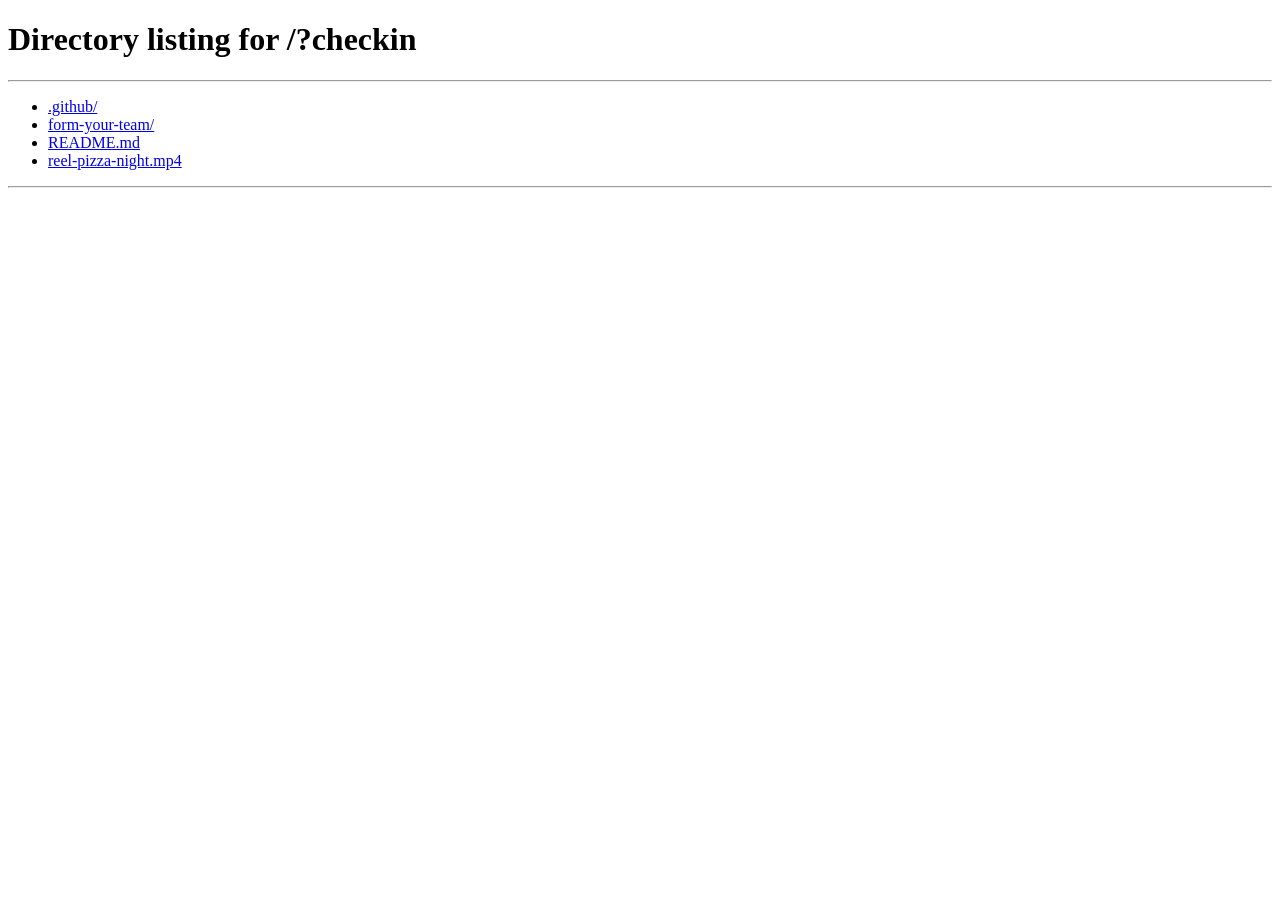
<file: form-your-team/checkin/index.html>
<!doctype html>
<html lang="en"><head>
<meta charset="utf-8">
<meta name="viewport" content="width=device-width, initial-scale=1">
<title>Check-in question · Form Your Team</title>
<meta name="description" content="A random check-in question to start your next team meeting. Made by Michael Heider, Form Your Team.">
<link rel="canonical" href="https://formyourteam.dk/?checkin">
<meta property="og:type" content="website">
<meta property="og:site_name" content="Form Your Team">
<meta property="og:title" content="Check-in question · Form Your Team">
<meta property="og:description" content="A random check-in question to start your next team meeting.">
<meta property="og:url" content="https://formyourteam.dk/checkin/">
<meta property="og:image" content="https://formyourteam.dk/checkin/og.jpg">
<meta property="og:image:width" content="1200">
<meta property="og:image:height" content="630">
<meta property="og:image:alt" content="A check-in question: In one word, how do you arrive today?">
<meta name="twitter:card" content="summary_large_image">
<meta http-equiv="refresh" content="0; url=/?checkin">
<script>location.replace("/?checkin" + location.hash);</script>
<style>body{font-family:system-ui,sans-serif;background:#FBF8F2;color:#191B2E;display:grid;place-items:center;min-height:90vh}</style>
</head><body><p><a href="/?checkin">Check-in question · Form Your Team</a></p></body></html>
</file>
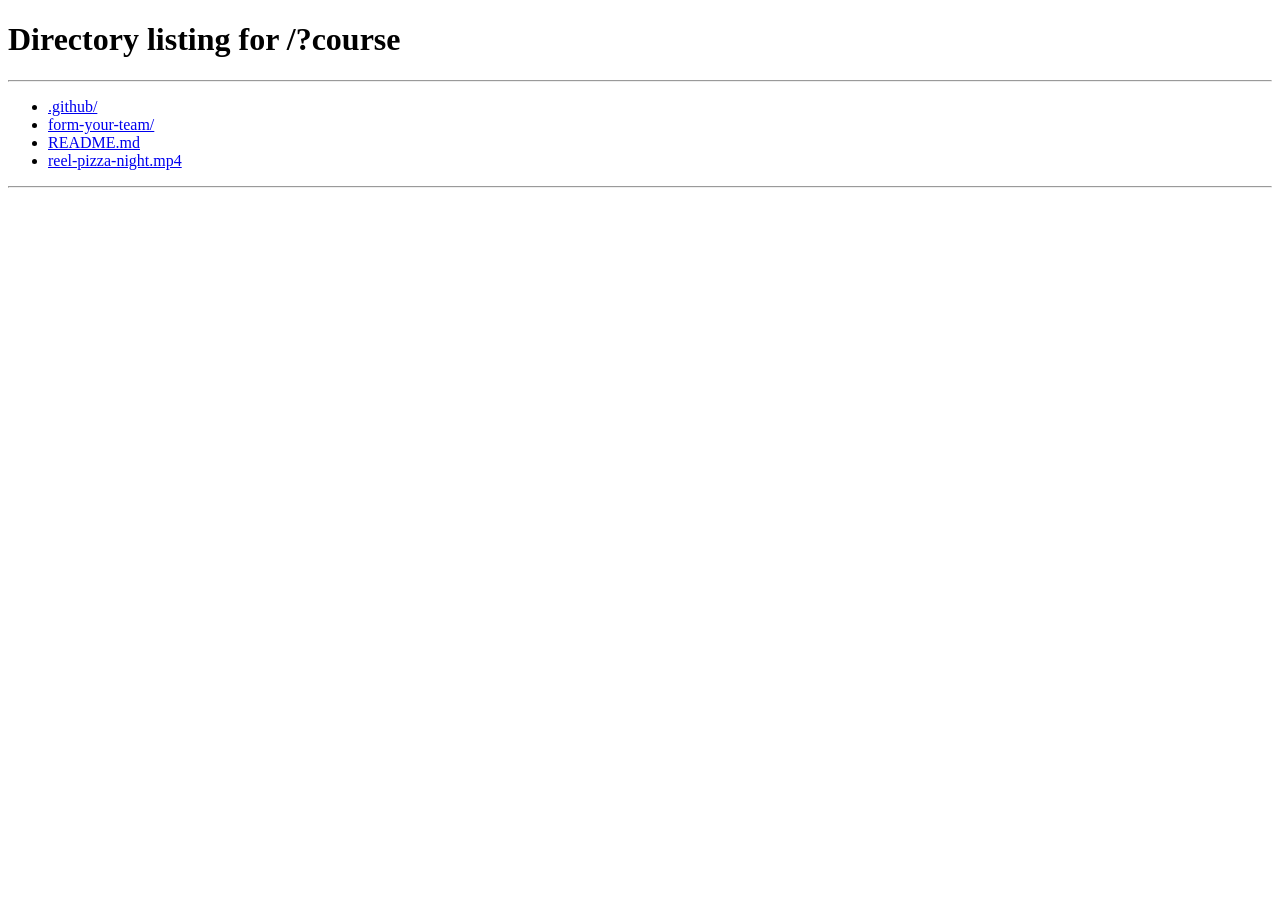
<file: form-your-team/course/index.html>
<!doctype html>
<html lang="en"><head>
<meta charset="utf-8">
<meta name="viewport" content="width=device-width, initial-scale=1">
<title>Facilitation course · Form Your Team</title>
<meta name="description" content="Run the six team conversations with your own team: 29 short video lessons, a session plan for each conversation and a facilitator guidebook. For team leads, managers and informal leaders.">
<link rel="canonical" href="https://formyourteam.dk/?course">
<meta property="og:type" content="website">
<meta property="og:site_name" content="Form Your Team">
<meta property="og:title" content="Facilitation course · Form Your Team">
<meta property="og:description" content="Run the six team conversations with your own team: 29 short video lessons, a session plan for each conversation and a facilitator guidebook. For team leads, managers and informal leaders.">
<meta property="og:url" content="https://formyourteam.dk/course/">
<meta property="og:image" content="https://formyourteam.dk/course/og.jpg">
<meta property="og:image:width" content="1200">
<meta property="og:image:height" content="630">
<meta property="og:image:alt" content="Form Your Team facilitation course">
<meta name="twitter:card" content="summary_large_image">
<meta http-equiv="refresh" content="0; url=/?course">
<script>location.replace("/?course" + location.hash);</script>
<style>body{font-family:system-ui,sans-serif;background:#FBF8F2;color:#191B2E;display:grid;place-items:center;min-height:90vh}</style>
</head><body><p><a href="/?course">Facilitation course · Form Your Team</a></p></body></html>
</file>
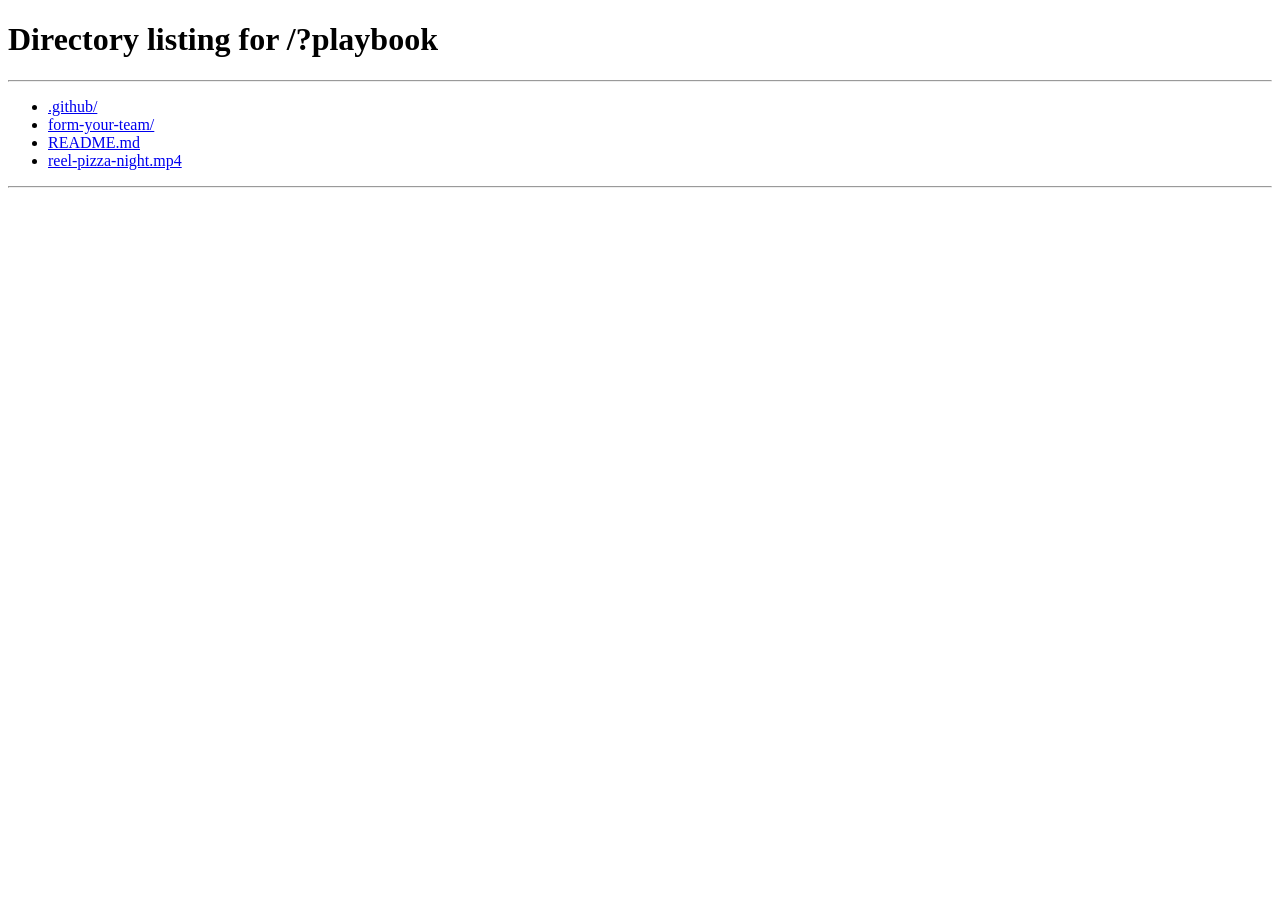
<file: form-your-team/playbook/index.html>
<!doctype html>
<html lang="en"><head>
<meta charset="utf-8">
<meta name="viewport" content="width=device-width, initial-scale=1">
<title>Free playbook · Form Your Team</title>
<meta name="description" content="A free, step-by-step playbook for team leads: run the six conversations every team needs. 40 pages with nine exercises and printable canvases, plus two free video lessons.">
<link rel="canonical" href="https://formyourteam.dk/?playbook">
<meta property="og:type" content="website">
<meta property="og:site_name" content="Form Your Team">
<meta property="og:title" content="Free playbook · Form Your Team">
<meta property="og:description" content="A free, step-by-step playbook for team leads: run the six conversations every team needs. 40 pages with nine exercises and printable canvases, plus two free video lessons.">
<meta property="og:url" content="https://formyourteam.dk/playbook/">
<meta property="og:image" content="https://formyourteam.dk/playbook/og.jpg">
<meta property="og:image:width" content="1200">
<meta property="og:image:height" content="630">
<meta property="og:image:alt" content="The Form Your Team Playbook">
<meta name="twitter:card" content="summary_large_image">
<meta http-equiv="refresh" content="0; url=/?playbook">
<script>location.replace("/?playbook" + location.hash);</script>
<style>body{font-family:system-ui,sans-serif;background:#FBF8F2;color:#191B2E;display:grid;place-items:center;min-height:90vh}</style>
</head><body><p><a href="/?playbook">Free playbook · Form Your Team</a></p></body></html>
</file>
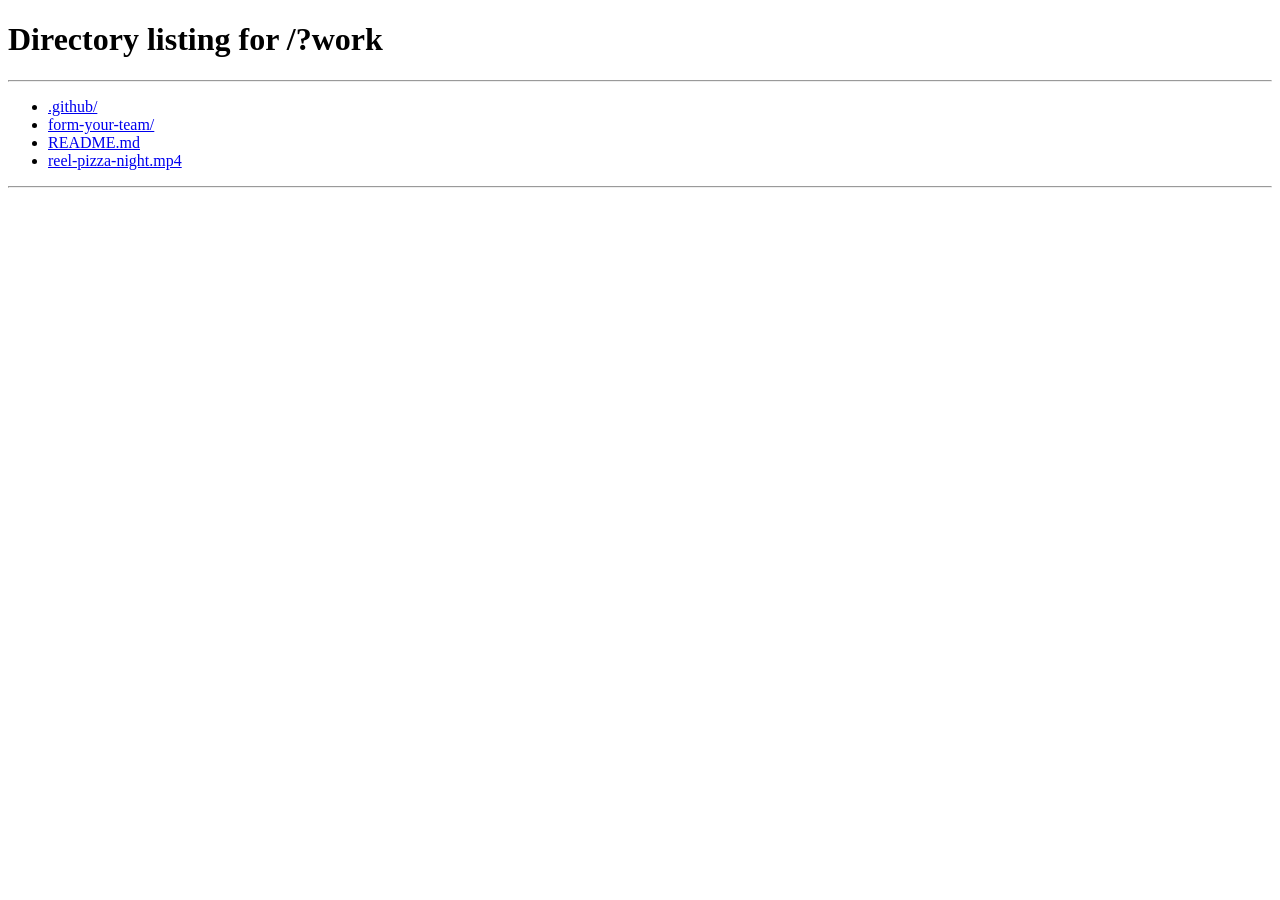
<file: form-your-team/work/index.html>
<!doctype html>
<html lang="en"><head>
<meta charset="utf-8">
<meta name="viewport" content="width=device-width, initial-scale=1">
<title>Meet Michael Heider · Form Your Team</title>
<meta name="description" content="The guy behind the six team conversations: background, snapshots from past workshops, and how to get in touch.">
<link rel="canonical" href="https://formyourteam.dk/?work">
<meta property="og:type" content="website">
<meta property="og:site_name" content="Form Your Team">
<meta property="og:title" content="Meet Michael Heider · Form Your Team">
<meta property="og:description" content="The guy behind the six team conversations: background, snapshots from past workshops, and how to get in touch.">
<meta property="og:url" content="https://formyourteam.dk/work/">
<meta property="og:image" content="https://formyourteam.dk/work/og.jpg">
<meta property="og:image:width" content="1200">
<meta property="og:image:height" content="630">
<meta property="og:image:alt" content="Michael Heider facilitating a team workshop">
<meta name="twitter:card" content="summary_large_image">
<meta http-equiv="refresh" content="0; url=/?work">
<script>location.replace("/?work" + location.hash);</script>
<style>body{font-family:system-ui,sans-serif;background:#FBF8F2;color:#191B2E;display:grid;place-items:center;min-height:90vh}</style>
</head><body><p><a href="/?work">Meet Michael Heider · Form Your Team</a></p></body></html>
</file>
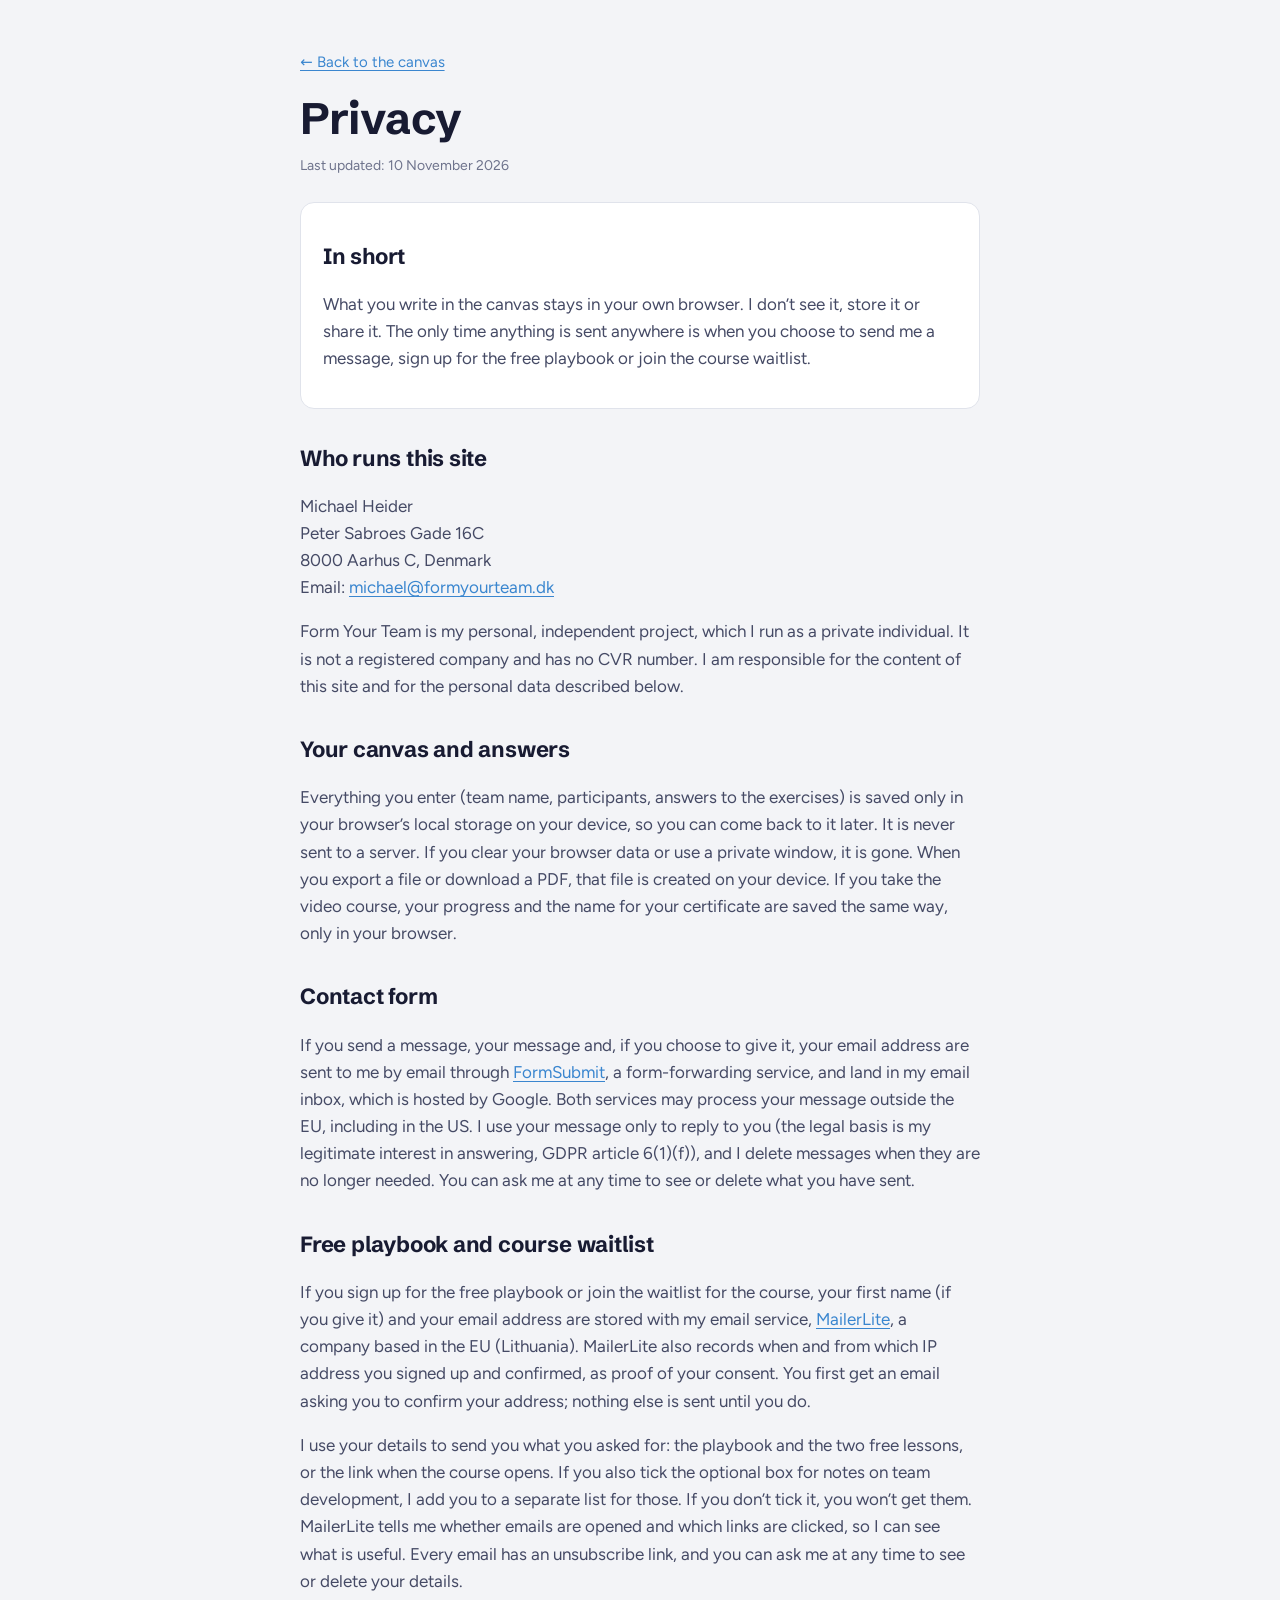
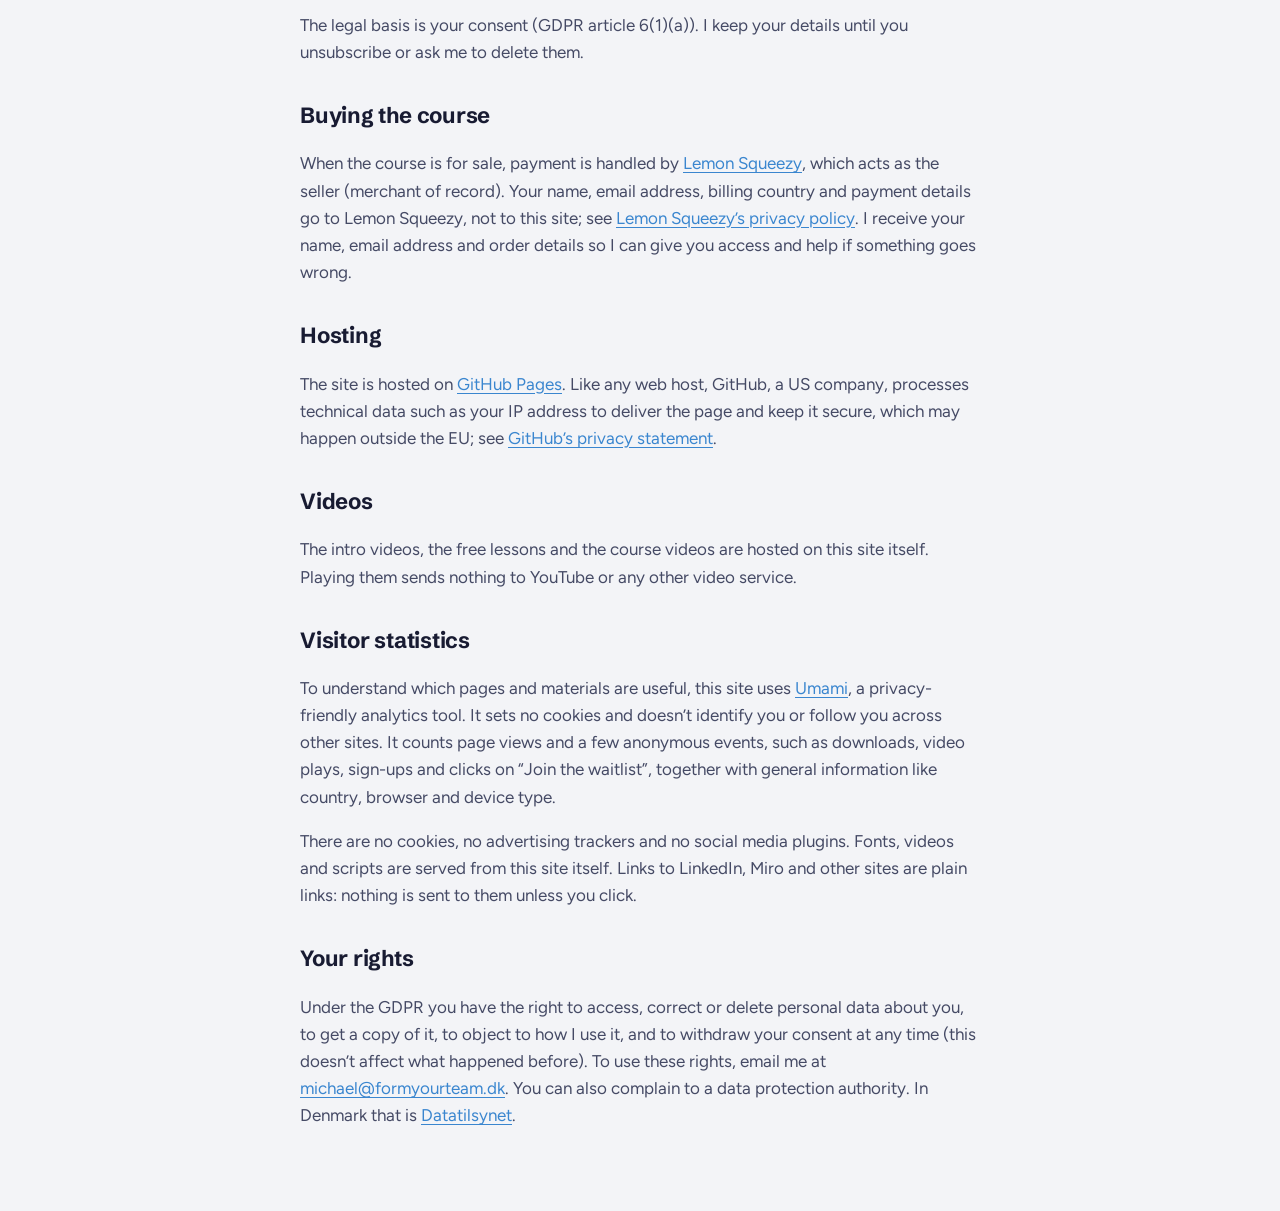
<file: form-your-team/privacy.html>
<!doctype html>
<html lang="en">
<head>
<meta charset="utf-8">
<meta name="viewport" content="width=device-width, initial-scale=1">
<title>Privacy · Form Your Team</title>
<meta name="description" content="How Form Your Team handles your data.">
<link rel="icon" href="favicon.svg" type="image/svg+xml">
<link rel="stylesheet" href="assets/fonts.css">
<style>
:root { --bg: #F3F4F7; --surface: #FFFFFF; --ink: #181B32; --ink-2: #454A65; --ink-3: #6E738C; --line: #E0E3EB; --accent: #3A86CF; color-scheme: light; }
@media (prefers-color-scheme: dark) { :root { --bg: #10121B; --surface: #171A27; --ink: #ECEEF6; --ink-2: #B6BACC; --ink-3: #868BA3; --line: #282C40; --accent: #5EA3E6; color-scheme: dark; } }
body { margin: 0; background: var(--bg); color: var(--ink); font-family: "Figtree", system-ui, sans-serif; font-size: 17px; line-height: 1.6; -webkit-font-smoothing: antialiased; }
main { max-width: 680px; margin: 0 auto; padding: 48px max(20px, env(safe-area-inset-left, 0px)) 64px; }
a { color: var(--accent); text-underline-offset: 3px; }
h1 { font-family: "Schibsted Grotesk", system-ui, sans-serif; font-size: clamp(32px, 6vw, 44px); line-height: 1.05; letter-spacing: -.02em; margin: 20px 0 8px; }
h2 { font-family: "Schibsted Grotesk", system-ui, sans-serif; font-size: 22px; letter-spacing: -.01em; margin: 32px 0 6px; }
p, li { color: var(--ink-2); }
.back { font-size: 15px; }
.meta { font-size: 14px; color: var(--ink-3); }
.card { background: var(--surface); border: 1px solid var(--line); border-radius: 14px; padding: 4px 22px 18px; margin-top: 24px; }
</style>
</head>
<body>
<main>
  <a class="back" href="./">← Back to the canvas</a>
  <h1>Privacy</h1>
  <p class="meta">Last updated: 10 November 2026</p>

  <div class="card">
    <h2>In short</h2>
    <p>What you write in the canvas stays in your own browser. I don’t see it, store it or share it. The only time anything is sent anywhere is when you choose to send me a message, sign up for the free playbook or join the course waitlist.</p>
  </div>

  <h2 id="who">Who runs this site</h2>
  <p>Michael Heider<br>Peter Sabroes Gade 16C<br>8000 Aarhus C, Denmark<br>Email: <a href="mailto:michael@formyourteam.dk">michael@formyourteam.dk</a></p>
  <p>Form Your Team is my personal, independent project, which I run as a private individual. It is not a registered company and has no CVR number. I am responsible for the content of this site and for the personal data described below.</p>

  <h2>Your canvas and answers</h2>
  <p>Everything you enter (team name, participants, answers to the exercises) is saved only in your browser’s local storage on your device, so you can come back to it later. It is never sent to a server. If you clear your browser data or use a private window, it is gone. When you export a file or download a PDF, that file is created on your device. If you take the video course, your progress and the name for your certificate are saved the same way, only in your browser.</p>

  <h2>Contact form</h2>
  <p>If you send a message, your message and, if you choose to give it, your email address are sent to me by email through <a href="https://formsubmit.co" target="_blank" rel="noopener noreferrer">FormSubmit</a>, a form-forwarding service, and land in my email inbox, which is hosted by Google. Both services may process your message outside the EU, including in the US. I use your message only to reply to you (the legal basis is my legitimate interest in answering, GDPR article 6(1)(f)), and I delete messages when they are no longer needed. You can ask me at any time to see or delete what you have sent.</p>

  <h2>Free playbook and course waitlist</h2>
  <p>If you sign up for the free playbook or join the waitlist for the course, your first name (if you give it) and your email address are stored with my email service, <a href="https://www.mailerlite.com" target="_blank" rel="noopener noreferrer">MailerLite</a>, a company based in the EU (Lithuania). MailerLite also records when and from which IP address you signed up and confirmed, as proof of your consent. You first get an email asking you to confirm your address; nothing else is sent until you do.</p>
  <p>I use your details to send you what you asked for: the playbook and the two free lessons, or the link when the course opens. If you also tick the optional box for notes on team development, I add you to a separate list for those. If you don’t tick it, you won’t get them. MailerLite tells me whether emails are opened and which links are clicked, so I can see what is useful. Every email has an unsubscribe link, and you can ask me at any time to see or delete your details.</p>
  <p>The legal basis is your consent (GDPR article 6(1)(a)). I keep your details until you unsubscribe or ask me to delete them.</p>

  <h2>Buying the course</h2>
  <p>When the course is for sale, payment is handled by <a href="https://www.lemonsqueezy.com" target="_blank" rel="noopener noreferrer">Lemon Squeezy</a>, which acts as the seller (merchant of record). Your name, email address, billing country and payment details go to Lemon Squeezy, not to this site; see <a href="https://www.lemonsqueezy.com/privacy" target="_blank" rel="noopener noreferrer">Lemon Squeezy’s privacy policy</a>. I receive your name, email address and order details so I can give you access and help if something goes wrong.</p>

  <h2>Hosting</h2>
  <p>The site is hosted on <a href="https://docs.github.com/en/pages" target="_blank" rel="noopener noreferrer">GitHub Pages</a>. Like any web host, GitHub, a US company, processes technical data such as your IP address to deliver the page and keep it secure, which may happen outside the EU; see <a href="https://docs.github.com/en/site-policy/privacy-policies/github-general-privacy-statement" target="_blank" rel="noopener noreferrer">GitHub’s privacy statement</a>.</p>

  <h2>Videos</h2>
  <p>The intro videos, the free lessons and the course videos are hosted on this site itself. Playing them sends nothing to YouTube or any other video service.</p>

  <h2>Visitor statistics</h2>
  <p>To understand which pages and materials are useful, this site uses <a href="https://umami.is" target="_blank" rel="noopener noreferrer">Umami</a>, a privacy-friendly analytics tool. It sets no cookies and doesn’t identify you or follow you across other sites. It counts page views and a few anonymous events, such as downloads, video plays, sign-ups and clicks on “Join the waitlist”, together with general information like country, browser and device type.</p>
  <p>There are no cookies, no advertising trackers and no social media plugins. Fonts, videos and scripts are served from this site itself. Links to LinkedIn, Miro and other sites are plain links: nothing is sent to them unless you click.</p>

  <h2>Your rights</h2>
  <p>Under the GDPR you have the right to access, correct or delete personal data about you, to get a copy of it, to object to how I use it, and to withdraw your consent at any time (this doesn’t affect what happened before). To use these rights, email me at <a href="mailto:michael@formyourteam.dk">michael@formyourteam.dk</a>. You can also complain to a data protection authority. In Denmark that is <a href="https://www.datatilsynet.dk" target="_blank" rel="noopener noreferrer">Datatilsynet</a>.</p>
</main>
</body>
</html>
</file>
<file: form-your-team/assets/fonts.css>
/* schibsted-grotesk-latin-ext-wght-normal */
@font-face {
  font-family: 'Schibsted Grotesk';
  font-style: normal;
  font-display: swap;
  font-weight: 400 900;
  src: url(fonts/schibsted-grotesk-latin-ext-wght-normal.woff2) format('woff2-variations');
  unicode-range: U+0100-02BA,U+02BD-02C5,U+02C7-02CC,U+02CE-02D7,U+02DD-02FF,U+0304,U+0308,U+0329,U+1D00-1DBF,U+1E00-1E9F,U+1EF2-1EFF,U+2020,U+20A0-20AB,U+20AD-20C0,U+2113,U+2C60-2C7F,U+A720-A7FF;
}


/* schibsted-grotesk-latin-wght-normal */
@font-face {
  font-family: 'Schibsted Grotesk';
  font-style: normal;
  font-display: swap;
  font-weight: 400 900;
  src: url(fonts/schibsted-grotesk-latin-wght-normal.woff2) format('woff2-variations');
  unicode-range: U+0000-00FF,U+0131,U+0152-0153,U+02BB-02BC,U+02C6,U+02DA,U+02DC,U+0304,U+0308,U+0329,U+2000-206F,U+20AC,U+2122,U+2191,U+2193,U+2212,U+2215,U+FEFF,U+FFFD;
}
/* figtree-latin-ext-wght-normal */
@font-face {
  font-family: 'Figtree';
  font-style: normal;
  font-display: swap;
  font-weight: 300 900;
  src: url(fonts/figtree-latin-ext-wght-normal.woff2) format('woff2-variations');
  unicode-range: U+0100-02BA,U+02BD-02C5,U+02C7-02CC,U+02CE-02D7,U+02DD-02FF,U+0304,U+0308,U+0329,U+1D00-1DBF,U+1E00-1E9F,U+1EF2-1EFF,U+2020,U+20A0-20AB,U+20AD-20C0,U+2113,U+2C60-2C7F,U+A720-A7FF;
}


/* figtree-latin-wght-normal */
@font-face {
  font-family: 'Figtree';
  font-style: normal;
  font-display: swap;
  font-weight: 300 900;
  src: url(fonts/figtree-latin-wght-normal.woff2) format('woff2-variations');
  unicode-range: U+0000-00FF,U+0131,U+0152-0153,U+02BB-02BC,U+02C6,U+02DA,U+02DC,U+0304,U+0308,U+0329,U+2000-206F,U+20AC,U+2122,U+2191,U+2193,U+2212,U+2215,U+FEFF,U+FFFD;
}
/* ibm-plex-mono-latin-ext-500-normal */
@font-face {
  font-family: 'IBM Plex Mono';
  font-style: normal;
  font-display: swap;
  font-weight: 500;
  src: url(fonts/ibm-plex-mono-latin-ext-500-normal.woff2) format('woff2');
  unicode-range: U+0100-02BA,U+02BD-02C5,U+02C7-02CC,U+02CE-02D7,U+02DD-02FF,U+0304,U+0308,U+0329,U+1D00-1DBF,U+1E00-1E9F,U+1EF2-1EFF,U+2020,U+20A0-20AB,U+20AD-20C0,U+2113,U+2C60-2C7F,U+A720-A7FF;
}


/* ibm-plex-mono-latin-500-normal */
@font-face {
  font-family: 'IBM Plex Mono';
  font-style: normal;
  font-display: swap;
  font-weight: 500;
  src: url(fonts/ibm-plex-mono-latin-500-normal.woff2) format('woff2');
  unicode-range: U+0000-00FF,U+0131,U+0152-0153,U+02BB-02BC,U+02C6,U+02DA,U+02DC,U+0304,U+0308,U+0329,U+2000-206F,U+20AC,U+2122,U+2191,U+2193,U+2212,U+2215,U+FEFF,U+FFFD;
}
</file>
